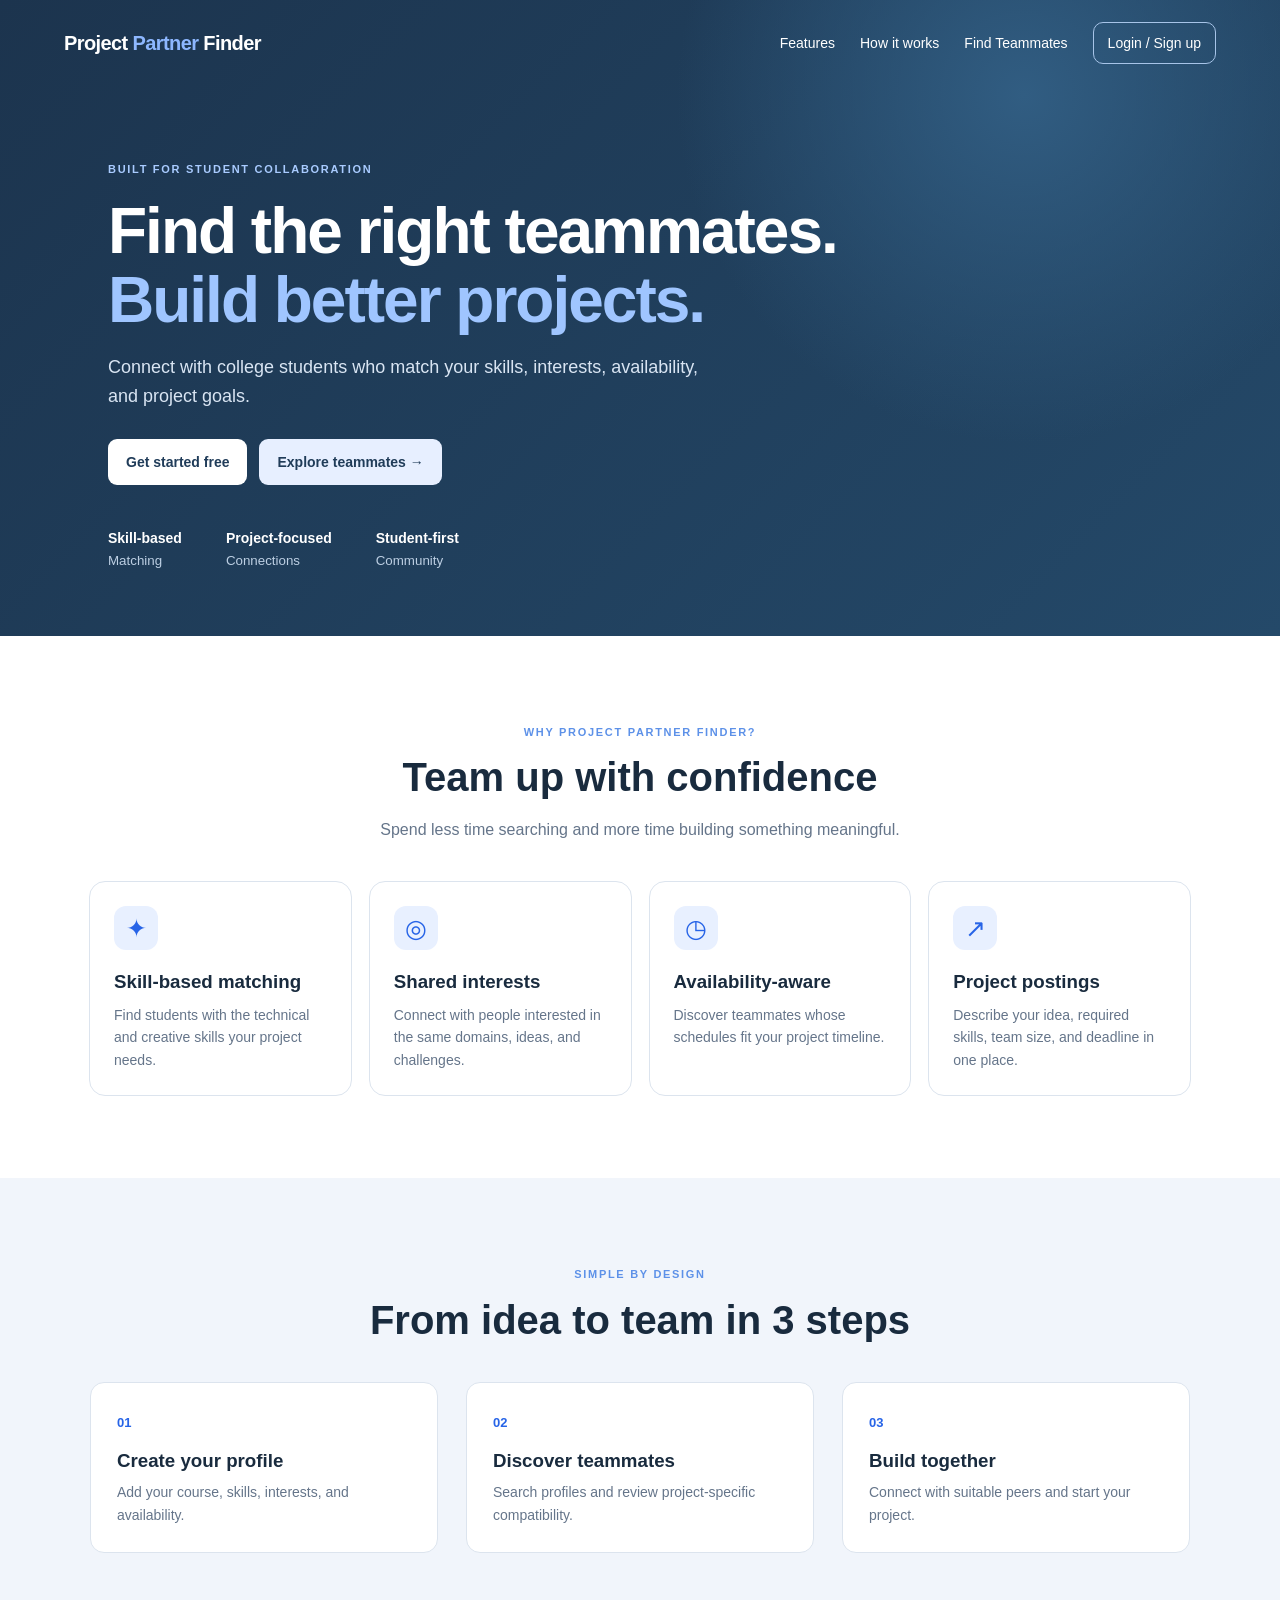
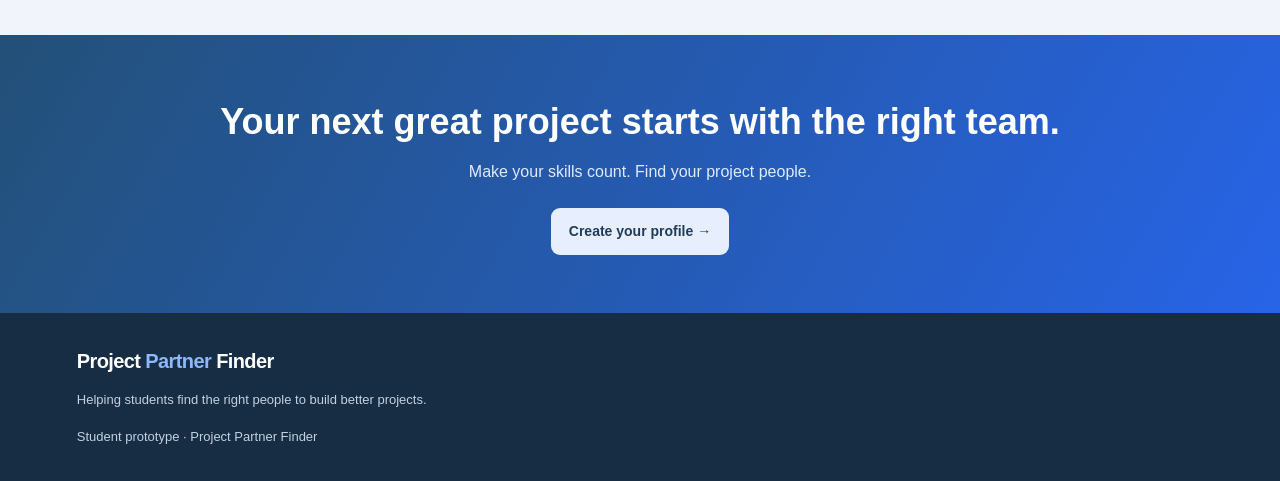
<file: index.html>
<!DOCTYPE html>
<html lang="en">
  <head><meta charset="UTF-8"><meta name="viewport" content="width=device-width,initial-scale=1"><title>Project Partner Finder</title>
    <link rel="stylesheet" href="style.css">
  </head>
<body>
  <header class="hero">
    <nav>
      <a class="brand" href="index.html">Project
        <span>Partner</span>
        Finder</a>
      <div class="navlinks">
        <a href="#features">Features</a>
        <a href="#how">How it works</a><a href="find.html">Find Teammates</a>
        <a class="navbtn" href="login.html">Login / Sign up</a>
      </div>
      <button class="menu" onclick="document.querySelector('.navlinks').classList.toggle('show')">☰</button>
    </nav>
<section class="hero-content">
  <div class="eyebrow">BUILT FOR STUDENT COLLABORATION</div>
  <h1>Find the right teammates.<br><span>Build better projects.</span>
  </h1>
  <p>Connect with college students who match your skills, interests, availability, and project goals.</p>
  <div class="actions">
    <a class="btn primary" href="signup.html">Get started free</a>
    <a class="btn light" href="find.html">Explore teammates →</a>
  </div>
  <div class="proof">
    <div><b>Skill-based</b>
      <small>Matching</small>
    </div>
        <div><b>Project-focused</b>
          <small>Connections</small>
        </div>
    <div><b>Student-first</b><small>Community</small>
    </div>
  </div>
</section>
  </header>
<main><section class="section" id="features">
  <div class="section-heading">
    <span class="eyebrow">WHY PROJECT PARTNER FINDER?</span><h2>Team up with confidence</h2>
    <p>Spend less time searching and more time building something meaningful.</p>
  </div>
  <div class="cards"><article class="feature">
    <div class="icon">✦</div><h3>Skill-based matching</h3>
    <p>Find students with the technical and creative skills your project needs.</p>
  </article>
    <article class="feature"><div class="icon">◎
    </div>
      <h3>Shared interests</h3>
      <p>Connect with people interested in the same domains, ideas, and challenges.</p>
    </article>
    <article class="feature">
      <div class="icon">◷</div>
      <h3>Availability-aware</h3>
      <p>Discover teammates whose schedules fit your project timeline.</p>
    </article>
    <article class="feature">
      <div class="icon">↗</div>
      <h3>Project postings</h3>
      <p>Describe your idea, required skills, team size, and deadline in one place.</p>
    </article>
  </div>
</section>
<section class="section tinted" id="how">
  <div class="section-heading">
    <span class="eyebrow">SIMPLE BY DESIGN</span>
    <h2>From idea to team in 3 steps</h2>
  </div>
  <div class="steps">
    <div>
      <span>01</span>
      <h3>Create your profile</h3>
      <p>Add your course, skills, interests, and availability.</p>
    </div>
    <div>
      <span>02</span>
      <h3>Discover teammates</h3>
      <p>Search profiles and review project-specific compatibility.</p>
    </div>
    <div>
      <span>03</span>
      <h3>Build together</h3>
      <p>Connect with suitable peers and start your project.</p>
    </div>
  </div>
</section>
<section class="cta">
  <h2>Your next great project starts with the right team.</h2>
  <p>Make your skills count. Find your project people.</p>
  <a class="btn light" href="signup.html">Create your profile →</a>
</section>
</main>
  <footer><a class="brand" href="index.html">Project
    <span>Partner</span> Finder
  </a>
    <p>Helping students find the right people to build better projects.</p>
    <small>Student prototype · Project Partner Finder</small>
  </footer>
  <script src="app.js"></script>
</body>
</html>
</file>
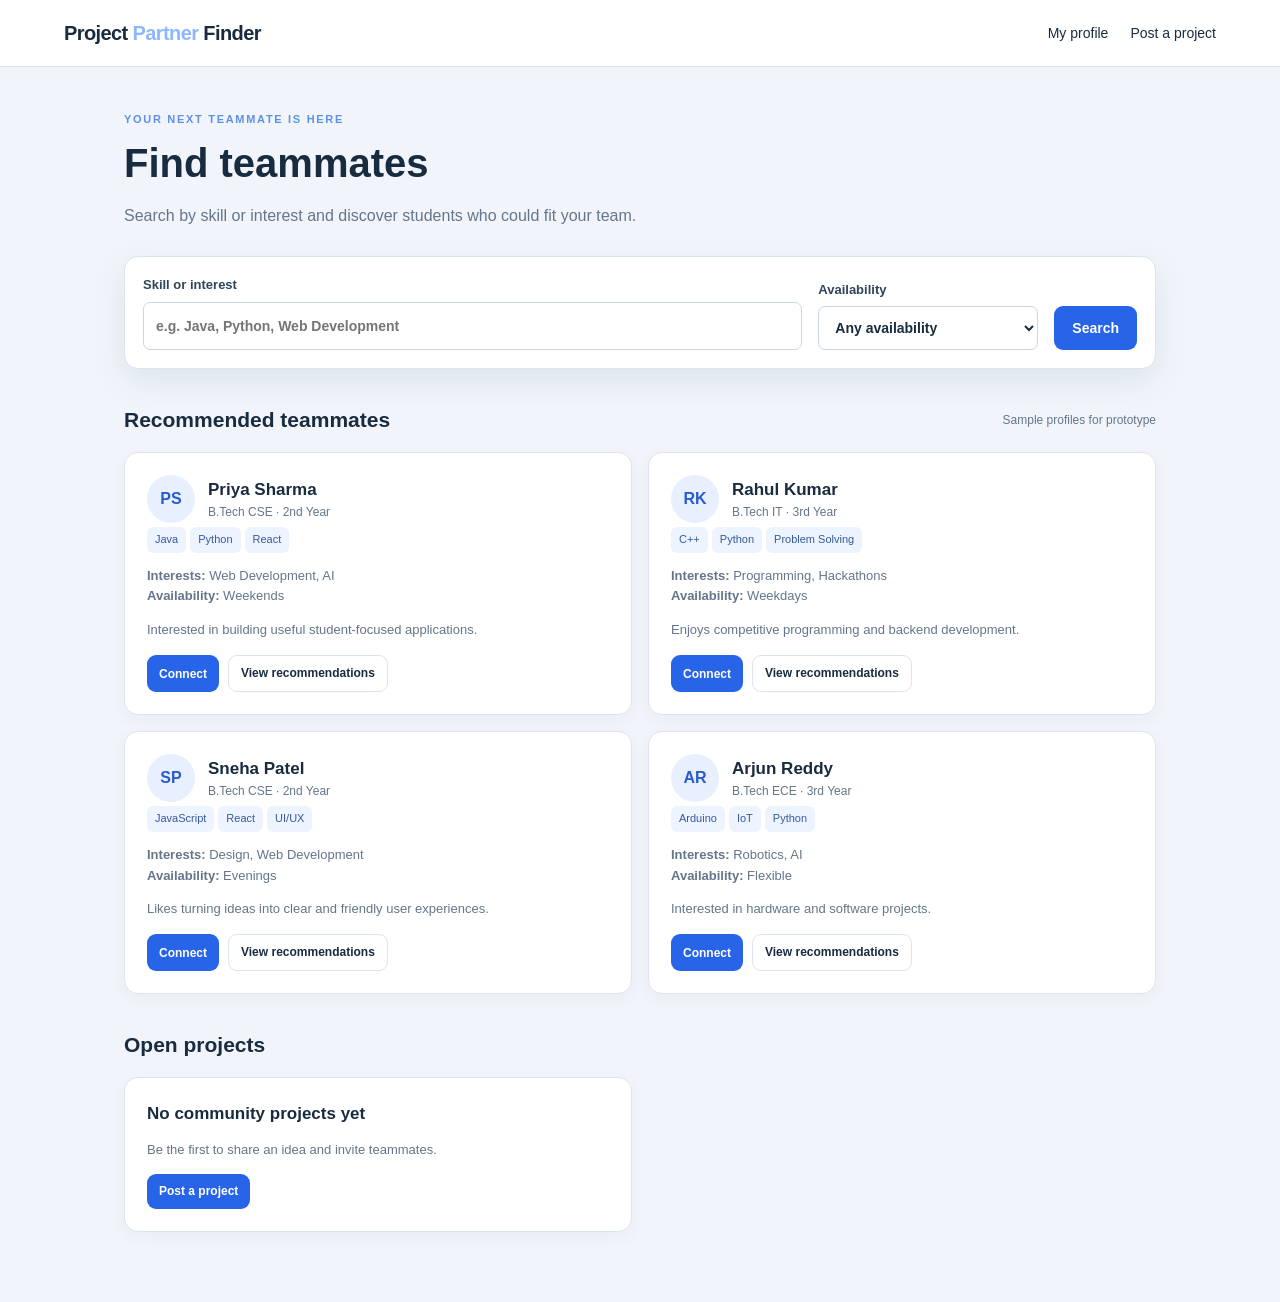
<file: find.html>
<!DOCTYPE html><html lang="en">
  <head><meta charset="UTF-8"><meta name="viewport" content="width=device-width,initial-scale=1">
    <title>Find Teammates | Project Partner Finder</title>
    <link rel="stylesheet" href="style.css">
  </head>
  <body class="app-bg">
    <header class="simple-header">
      <a class="brand" href="index.html">Project
        <span>Partner</span> Finder</a>
      <nav><a href="profile.html">My profile</a>
        <a href="project.html">Post a project</a>
      </nav>
    </header><main class="content-wrap">
      <div class="section-heading left"><div class="eyebrow">YOUR NEXT TEAMMATE IS HERE</div>
        <h1>Find teammates</h1>
        <p>Search by skill or interest and discover students who could fit your team.</p>
      </div>
      <form id="searchForm" class="search-panel">
        <label>Skill or interest<input id="searchTerm" placeholder="e.g. Java, Python, Web Development"></label><label>Availability<select id="searchAvailability">
          <option value="">Any availability</option>
          <option>Weekdays</option>
          <option>Weekends</option>
          <option>Evenings</option>
          <option>Flexible</option>
        </select>
        </label>
        <button class="btn primary">Search</button>
      </form><div class="results-head">
        <h2>Recommended teammates</h2>
        <span class="muted">Sample profiles for prototype</span>
      </div>
      <div id="people" class="people-grid"></div>
      <div class="results-head">
        <h2>Open projects</h2>
      </div>
      <div id="projects" class="people-grid">
      </div></main><script src="app.js">
    </script>
  </body>
</html>
</file>
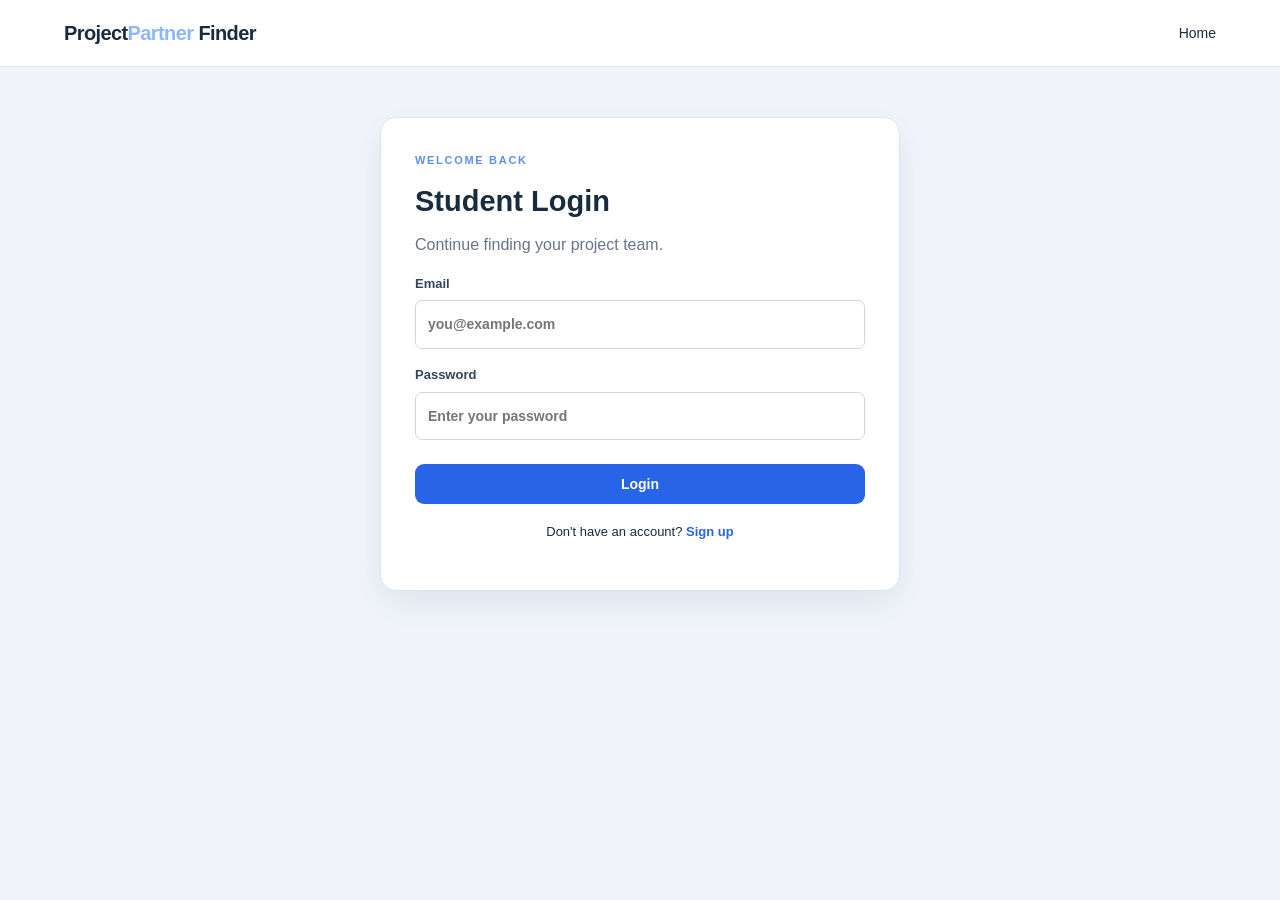
<file: login.html>
<!DOCTYPE html><html lang="en"><head><meta charset="UTF-8"><meta name="viewport" content="width=device-width,initial-scale=1">
  <title>Login | Project Partner Finder</title>
  <link rel="stylesheet" href="style.css">
</head>
  <body class="app-bg">
    <header class="simple-header">
      <a class="brand" href="index.html">
        Project<span>Partner</span> Finder
      </a><a href="index.html">Home</a>
    </header>
    <main class="form-wrap">
      <form class="panel" id="loginForm">
        <div class="eyebrow">WELCOME BACK</div>
        <h1>Student Login</h1>
        <p class="muted">Continue finding your project team.</p>
        <label>Email<input type="email" id="email" required placeholder="you@example.com"></label>
        <label>Password<input type="password" id="password" required minlength="4" placeholder="Enter your password"></label>
        <button class="btn primary full">Login</button>
        <p class="form-foot">Don't have an account? <a href="signup.html">Sign up</a></p>
        <p class="notice" id="message"></p>
      </form>
    </main>
    <script src="app.js"></script>
  </body>
</html>
</file>
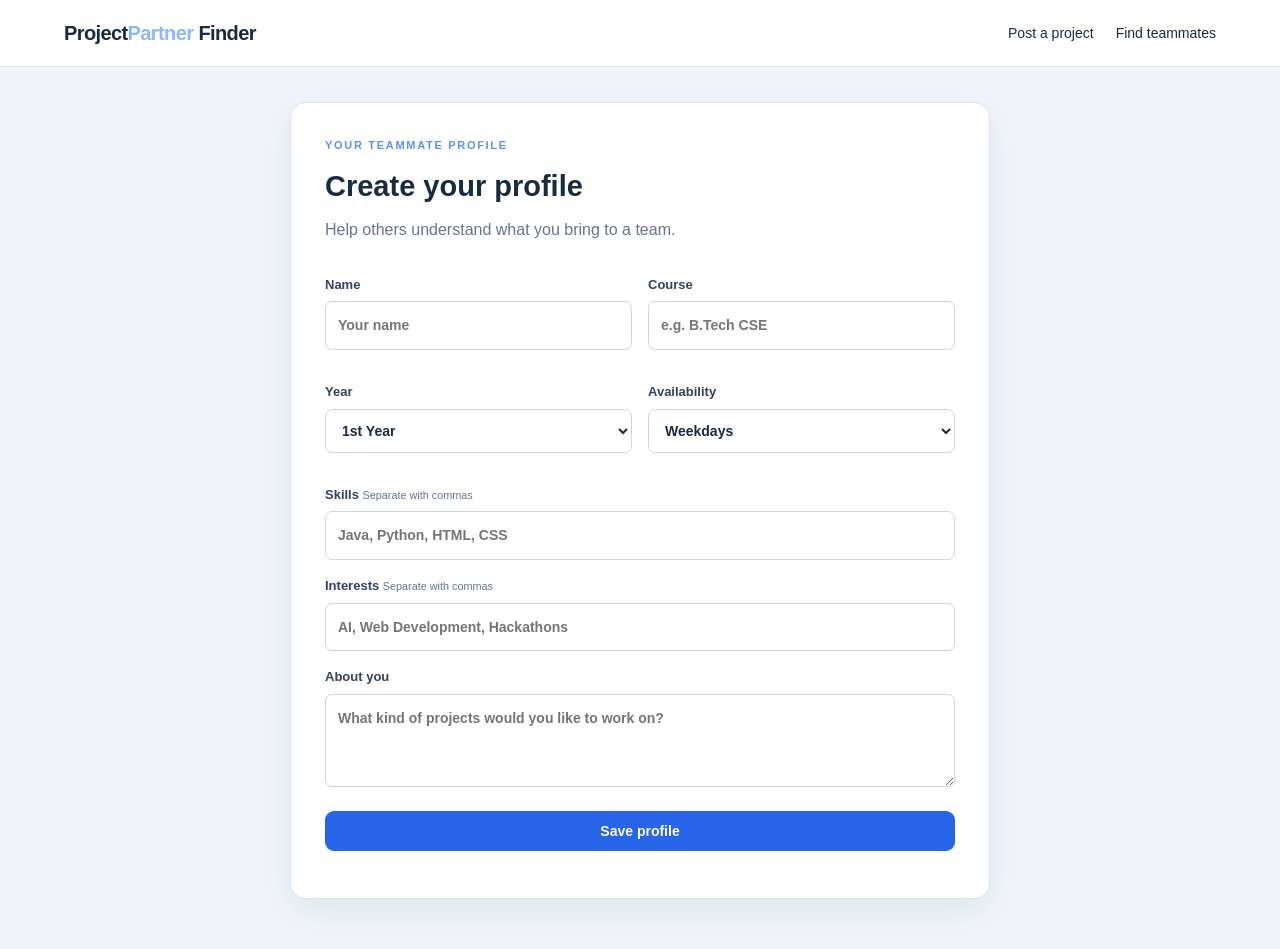
<file: profile.html>
<!DOCTYPE html><html lang="en"><head><meta charset="UTF-8">
  <meta name="viewport" content="width=device-width,initial-scale=1">
  <title>Student Profile | Project Partner Finder</title>
  <link rel="stylesheet" href="style.css"></head>
  <body class="app-bg"><header class="simple-header">
    <a class="brand" href="index.html">Project<span>Partner</span> Finder
    </a><nav><a href="project.html">Post a project</a>
      <a href="find.html">Find teammates</a></nav></header><main class="form-wrap wide">
        <form class="panel" id="profileForm"><div class="eyebrow">YOUR TEAMMATE PROFILE</div>
          <h1>Create your profile</h1>
          <p class="muted">Help others understand what you bring to a team.</p>
          <div class="two-col">
            <label>Name<input id="profileName" required placeholder="Your name"></label>
            <label>Course<input id="course" required placeholder="e.g. B.Tech CSE"></label>
            <label>Year<select id="year"><option>1st Year</option>
              <option>2nd Year</option><option>3rd Year</option>
              <option>4th Year</option>
            </select>
            </label>
            <label>Availability<select id="availability">
              <option>Weekdays</option>
              <option>Weekends</option>
              <option>Evenings</option>
              <option>Flexible</option>
            </select>
            </label>
          </div><label>Skills <small>Separate with commas</small>
            <input id="skills" required placeholder="Java, Python, HTML, CSS"></label>
          <label>Interests <small>Separate with commas</small>
            <input id="interests" placeholder="AI, Web Development, Hackathons"></label>
          <label>About you<textarea id="about" rows="3" placeholder="What kind of projects would you like to work on?"></textarea>
          </label><button class="btn primary full">Save profile</button>
          <p class="notice" id="message"></p></form></main><script src="app.js">
            
          </script>
  </body>
</html>
</file>
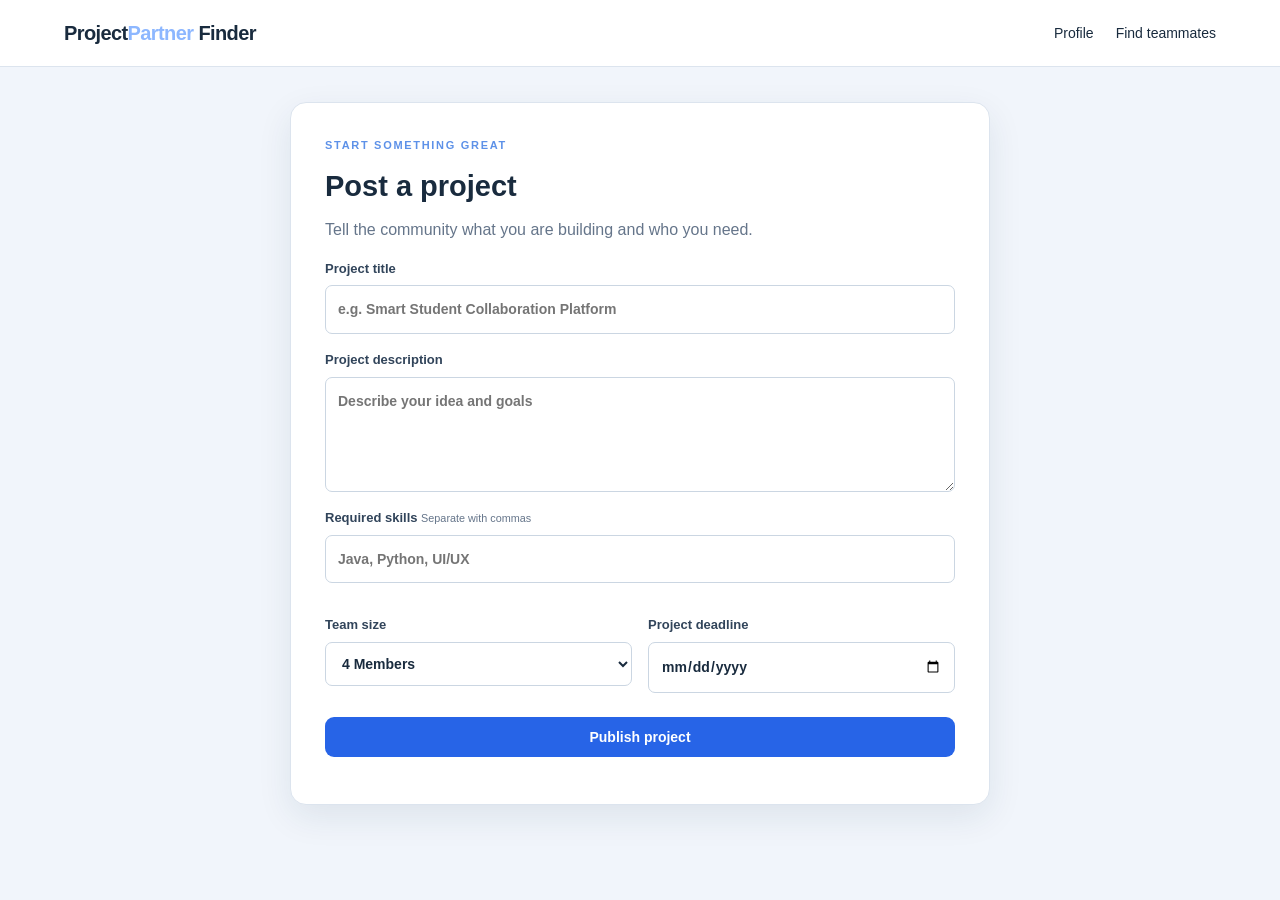
<file: project.html>
<!DOCTYPE html><html lang="en"><head><meta charset="UTF-8"><meta name="viewport" content="width=device-width,initial-scale=1"><title>Post a Project | Project Partner Finder</title><link rel="stylesheet" href="style.css"></head><body class="app-bg"><header class="simple-header"><a class="brand" href="index.html">Project<span>Partner</span> Finder</a><nav><a href="profile.html">Profile</a><a href="find.html">Find teammates</a></nav></header><main class="form-wrap wide"><form class="panel" id="projectForm"><div class="eyebrow">START SOMETHING GREAT</div><h1>Post a project</h1><p class="muted">Tell the community what you are building and who you need.</p><label>Project title<input id="projectTitle" required placeholder="e.g. Smart Student Collaboration Platform"></label><label>Project description<textarea id="projectDescription" required rows="4" placeholder="Describe your idea and goals"></textarea></label><label>Required skills <small>Separate with commas</small><input id="requiredSkills" required placeholder="Java, Python, UI/UX"></label><div class="two-col"><label>Team size<select id="teamSize"><option>2 Members</option><option selected>4 Members</option><option>5 Members</option><option>6 Members</option></select></label><label>Project deadline<input id="deadline" type="date"></label></div><button class="btn primary full">Publish project</button><p class="notice" id="message"></p></form></main><script src="app.js"></script></body></html>
</file>
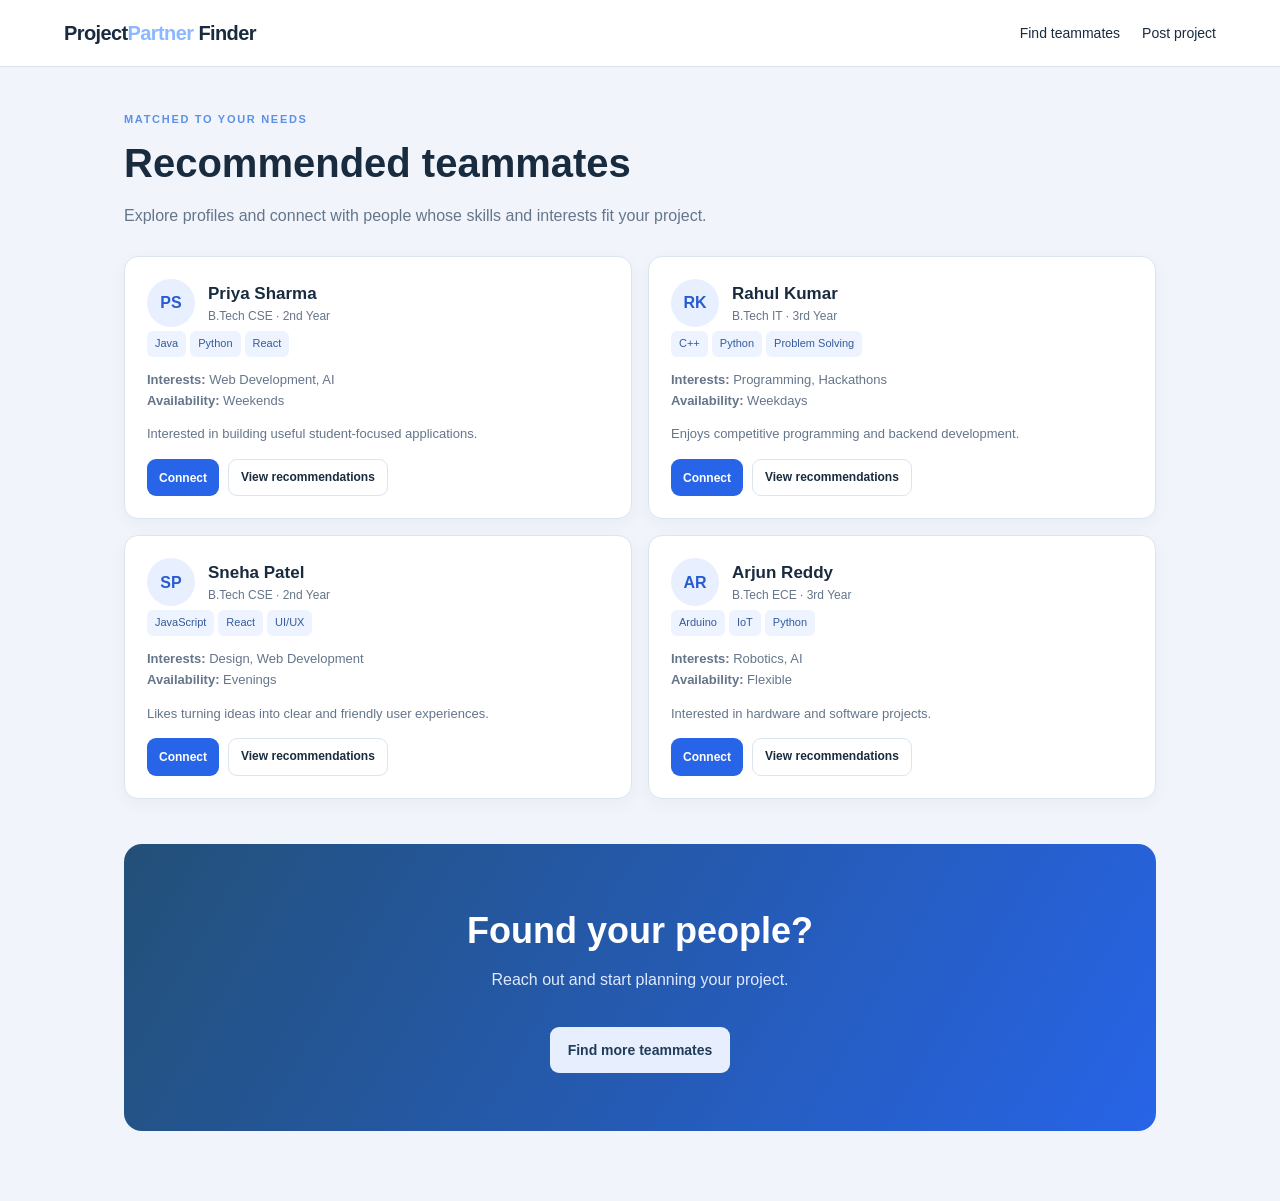
<file: recommendations.html>
<!DOCTYPE html><html lang="en"><head><meta charset="UTF-8">
  <meta name="viewport" content="width=device-width,initial-scale=1">
  <title>Recommended Teammates | Project Partner Finder</title>
  <link rel="stylesheet" href="style.css"></head>
  <body class="app-bg"><header class="simple-header">
    <a class="brand" href="index.html">Project<span>Partner</span> Finder</a>
    <nav><a href="find.html">Find teammates</a><a href="project.html">Post project</a>
    </nav></header><main class="content-wrap"><div class="section-heading left">
      <div class="eyebrow">MATCHED TO YOUR NEEDS</div>
      <h1>Recommended teammates</h1><p>Explore profiles and connect with people whose skills and interests fit your project.</p></div><div id="recommendations" class="people-grid"></div><div class="cta compact">
        <h2>Found your people?</h2><p>Reach out and start planning your project.</p>
        <a class="btn light" href="find.html">Find more teammates</a>
      </div>
    </main>
    <script src="app.js"></script>
  </body>
</html>
</file>
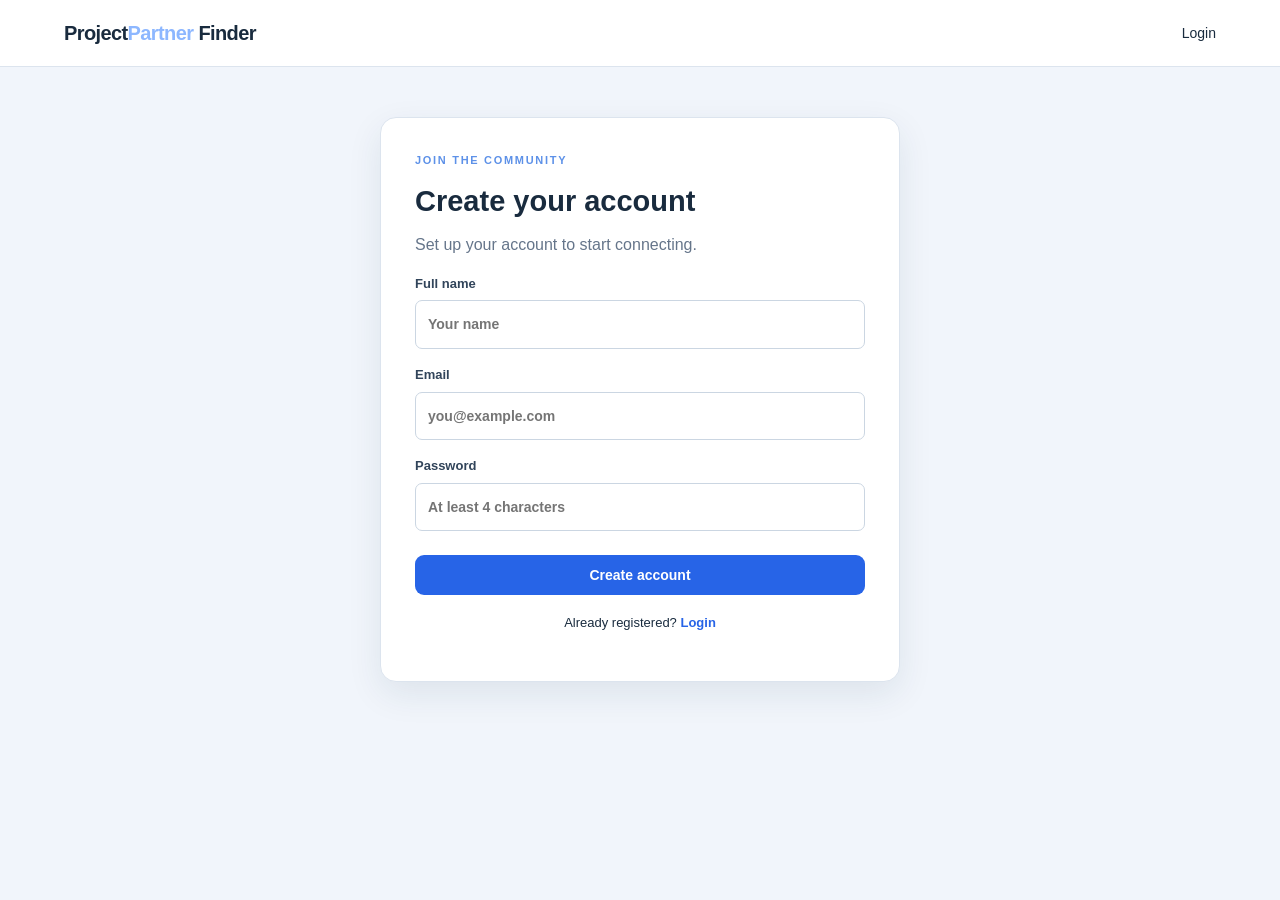
<file: signup.html>
<!DOCTYPE html><html lang="en"><head><meta charset="UTF-8"><meta name="viewport" content="width=device-width,initial-scale=1"><title>Sign Up | Project Partner Finder</title><link rel="stylesheet" href="style.css"></head><body class="app-bg"><header class="simple-header"><a class="brand" href="index.html">Project<span>Partner</span> Finder</a><a href="login.html">Login</a></header><main class="form-wrap"><form class="panel" id="signupForm"><div class="eyebrow">JOIN THE COMMUNITY</div><h1>Create your account</h1><p class="muted">Set up your account to start connecting.</p><label>Full name<input id="name" required placeholder="Your name"></label><label>Email<input id="signupEmail" type="email" required placeholder="you@example.com"></label><label>Password<input id="signupPassword" type="password" minlength="4" required placeholder="At least 4 characters"></label><button class="btn primary full">Create account</button><p class="form-foot">Already registered? <a href="login.html">Login</a></p><p class="notice" id="message"></p></form></main><script src="app.js"></script></body></html>
</file>
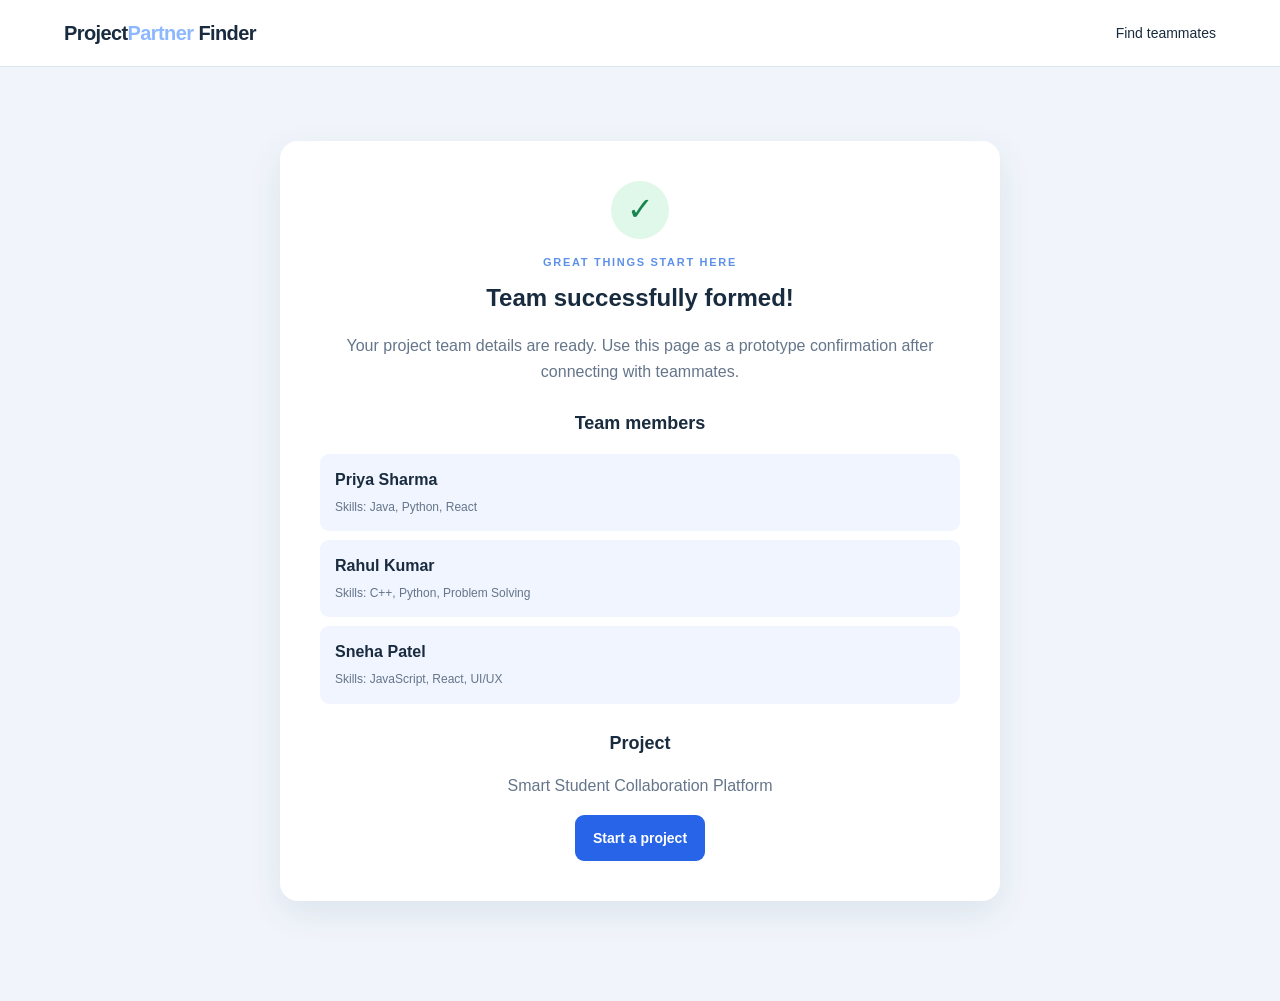
<file: team.html>
<!DOCTYPE html><html lang="en"><head><meta charset="UTF-8"><meta name="viewport" content="width=device-width,initial-scale=1"><title>Team Formed | Project Partner Finder</title><link rel="stylesheet" href="style.css"></head><body class="app-bg"><header class="simple-header"><a class="brand" href="index.html">Project<span>Partner</span> Finder</a><a href="find.html">Find teammates</a></header><main class="content-wrap"><section class="success-panel"><div class="success-icon">✓</div><div class="eyebrow">GREAT THINGS START HERE</div><h1>Team successfully formed!</h1><p>Your project team details are ready. Use this page as a prototype confirmation after connecting with teammates.</p><h2>Team members</h2><div id="teamMembers" class="team-list"></div><h2 id="teamProjectTitle">Project</h2><p id="teamProjectDescription">Smart Student Collaboration Platform</p><a class="btn primary" href="project.html">Start a project</a></section></main><script src="app.js"></script></body></html>
</file>
<file: style.css>
:root{--navy:#203c59;--blue:#2764e7;--pale:#f1f5fb;--ink:#192b3e;--muted:#65758a;--line:#dce4ee;--white:#fff;--shadow:0 12px 35px rgba(27,50,77,.09)}*{box-sizing:border-box}html{scroll-behavior:smooth}body{margin:0;font-family:Inter,Segoe UI,Arial,sans-serif;color:var(--ink);line-height:1.6;background:white}a{color:inherit;text-decoration:none}.hero{background:radial-gradient(circle at 80% 15%,#315d82 0,transparent 30%),linear-gradient(135deg,#1c344e,#244969);color:#fff;min-height:600px}nav,.simple-header{display:flex;align-items:center;justify-content:space-between;gap:20px;padding:22px max(5vw,22px)}.brand{font-weight:800;letter-spacing:-.6px;font-size:20px;color:inherit}.brand span{color:#8db7ff}.navlinks{display:flex;align-items:center;gap:25px;font-size:14px}.navlinks a:hover,.simple-header a:hover{opacity:.8}.navbtn{border:1px solid #a7c4e8;border-radius:10px;padding:9px 14px}.menu{display:none;background:transparent;border:0;color:white;font-size:25px}.hero-content{max-width:1120px;margin:auto;padding:75px 28px 65px}.eyebrow{font-size:11px;font-weight:800;letter-spacing:1.7px;color:#5d91e8}.hero .eyebrow{color:#a9cbff}.hero h1{font-size:clamp(38px,5.5vw,64px);line-height:1.08;letter-spacing:-2px;margin:18px 0}.hero h1 span{color:#9fc5ff}.hero-content>p{font-size:18px;color:#d9e5f3;max-width:590px}.actions{display:flex;gap:12px;flex-wrap:wrap;margin:28px 0 42px}.btn{display:inline-flex;align-items:center;justify-content:center;padding:12px 18px;border:0;border-radius:9px;font-weight:700;font-size:14px;cursor:pointer;transition:.2s}.btn:hover{transform:translateY(-1px)}.primary{background:var(--blue);color:white}.hero .primary{background:#fff;color:#203c59}.light{background:#e7efff;color:#203c59}.proof{display:flex;gap:44px;flex-wrap:wrap}.proof div{display:flex;flex-direction:column}.proof b{font-size:14px}.proof small{color:#bdcfe3}.section{padding:82px 24px;max-width:1150px;margin:auto}.tinted{max-width:none;background:var(--pale);padding-left:max(24px,calc((100% - 1100px)/2));padding-right:max(24px,calc((100% - 1100px)/2))}.section-heading{text-align:center;max-width:680px;margin:0 auto 38px}.section-heading.left{text-align:left;margin:0 0 28px}.section-heading h2,.section-heading h1{font-size:clamp(29px,4vw,40px);line-height:1.2;margin:10px 0}.section-heading p,.muted{color:var(--muted)}.cards{display:grid;grid-template-columns:repeat(4,1fr);gap:17px}.feature{border:1px solid var(--line);border-radius:16px;padding:24px;background:white}.icon{display:grid;place-items:center;background:#e8f0ff;color:#2764e7;border-radius:12px;width:44px;height:44px;font-size:25px}.feature h3{margin:17px 0 7px}.feature p,.steps p{font-size:14px;color:var(--muted);margin:0}.steps{display:grid;grid-template-columns:repeat(3,1fr);gap:28px}.steps>div{background:white;border-radius:14px;padding:26px;border:1px solid var(--line)}.steps span{color:var(--blue);font-size:13px;font-weight:800}.steps h3{margin:12px 0 5px}.cta{background:linear-gradient(120deg,#235078,#2764e7);color:white;text-align:center;padding:58px 24px}.cta h2{font-size:clamp(25px,3vw,36px);margin:0 0 8px}.cta p{color:#e0eaff;margin:0 0 24px}.cta.compact{border-radius:18px;margin-top:45px}.cta.compact .light{margin-top:10px}footer{padding:32px 6%;background:#172d43;color:white}footer p,footer small{color:#c3d1df;font-size:13px}.app-bg{background:var(--pale);min-height:100vh}.simple-header{background:white;border-bottom:1px solid var(--line);padding-top:17px;padding-bottom:17px}.simple-header nav{padding:0;gap:22px;font-size:14px}.simple-header>a:last-child{font-size:14px}.form-wrap{padding:50px 18px;display:flex;justify-content:center}.form-wrap.wide{padding-top:35px}.panel{width:100%;max-width:520px;background:white;padding:34px;border:1px solid var(--line);border-radius:16px;box-shadow:var(--shadow)}.wide .panel{max-width:700px}.panel h1{font-size:29px;margin:8px 0}.panel>p{margin-top:0}.panel label,.search-panel label{display:block;font-size:13px;font-weight:700;margin:16px 0;color:#31445a}.panel label small{color:var(--muted);font-weight:400}.panel input,.panel select,.panel textarea,.search-panel input,.search-panel select{display:block;width:100%;margin-top:6px;padding:12px;border:1px solid #cbd6e2;border-radius:7px;background:white;font:inherit;font-size:14px;color:var(--ink);outline:none}.panel input:focus,.panel textarea:focus,.panel select:focus,.search-panel input:focus{border-color:var(--blue);box-shadow:0 0 0 3px #e5edff}.full{width:100%;margin-top:8px}.form-foot{text-align:center;font-size:13px;margin:18px 0 0!important}.form-foot a{color:var(--blue);font-weight:700}.notice{color:#216b45;font-size:13px;margin-top:12px}.two-col{display:grid;grid-template-columns:1fr 1fr;gap:0 16px}.content-wrap{max-width:1080px;margin:auto;padding:44px 24px 70px}.search-panel{background:white;padding:18px;display:grid;grid-template-columns:1fr 220px auto;align-items:end;gap:16px;border:1px solid var(--line);border-radius:14px;box-shadow:var(--shadow)}.search-panel label{margin:0}.search-panel .btn{height:44px}.results-head{display:flex;align-items:center;justify-content:space-between;gap:15px;margin:34px 0 15px}.results-head h2{font-size:21px;margin:0}.results-head .muted{font-size:12px}.people-grid{display:grid;grid-template-columns:repeat(2,1fr);gap:16px}.person-card{background:white;border:1px solid var(--line);border-radius:14px;padding:22px;box-shadow:0 5px 18px rgba(25,43,62,.04)}.person-top{display:flex;gap:13px;align-items:center}.avatar{width:48px;height:48px;display:grid;place-items:center;border-radius:50%;background:#e8efff;color:#285bd0;font-weight:800}.person-card h3{margin:0;font-size:17px}.person-card .sub{font-size:12px;color:var(--muted)}.tag{display:inline-block;background:#edf3ff;color:#345b9c;padding:4px 8px;border-radius:6px;font-size:11px;margin:4px 4px 0 0}.person-card p{font-size:13px;color:var(--muted)}.card-actions{display:flex;gap:9px;margin-top:14px;flex-wrap:wrap}.btn.small{padding:8px 12px;font-size:12px}.outline{border:1px solid var(--line);background:white}.success-panel{max-width:720px;margin:30px auto;background:white;text-align:center;border-radius:18px;padding:40px;box-shadow:var(--shadow)}.success-icon{margin:0 auto 15px;width:58px;height:58px;border-radius:50%;display:grid;place-items:center;background:#dff8e9;color:#17854d;font-size:32px}.success-panel h1{margin:7px 0}.success-panel>p{color:var(--muted)}.success-panel h2{font-size:18px;margin:25px 0 10px}.team-list{display:grid;gap:9px;text-align:left;margin:16px 0}.team-member{padding:13px 15px;background:#f0f5ff;border-radius:9px}.team-member b{display:block}.team-member span{font-size:12px;color:var(--muted)}@media(max-width:800px){.cards{grid-template-columns:repeat(2,1fr)}.navlinks{display:none;position:absolute;top:65px;left:12px;right:12px;background:#203c59;padding:18px;border-radius:12px;flex-direction:column;align-items:flex-start;z-index:5}.navlinks.show{display:flex}.menu{display:block}.hero-content{padding-top:55px}.search-panel{grid-template-columns:1fr}.people-grid{grid-template-columns:1fr}.search-panel .btn{width:100%}}@media(max-width:520px){nav,.simple-header{padding:16px}.brand{font-size:17px}.cards,.steps,.two-col{grid-template-columns:1fr}.hero-content{padding:45px 22px}.proof{gap:22px}.panel{padding:24px}.content-wrap{padding:30px 16px}.results-head{align-items:flex-start;flex-direction:column}.success-panel{padding:25px 18px}}
</file>
